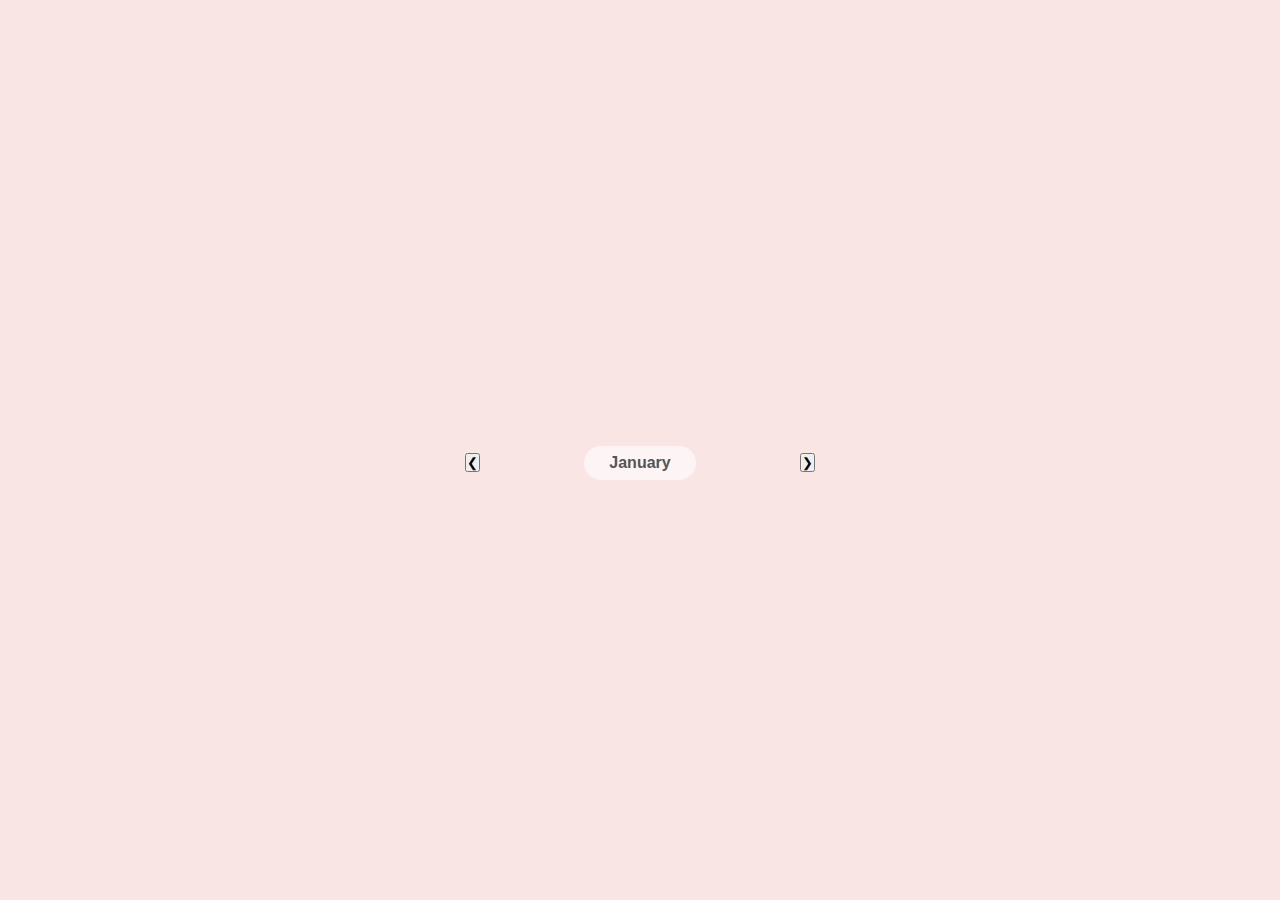
<file: calender/index.html>
<!DOCTYPE html>
<html lang="en">
<head>
    <meta charset="UTF-8">
    <meta name="viewport" content="width=device-width, initial-scale=1.0">
    <title>Day 1: Horizontal Scroll Calendar</title>
    <link rel="stylesheet" href="style.css">
</head>
<body>

    <div class="app-container">
       
        <div class="scroll-viewport" id="scrollContainer">
            
        </div>


        <div class="controls">
            <button id="prevBtn" class="nav-arrow">❮</button>
            <div id="monthIndicator">January</div>
            <button id="nextBtn" class="nav-arrow">❯</button>
        </div>
    </div>

    <script src="script.js"></script>
</body>
</html>
</file>
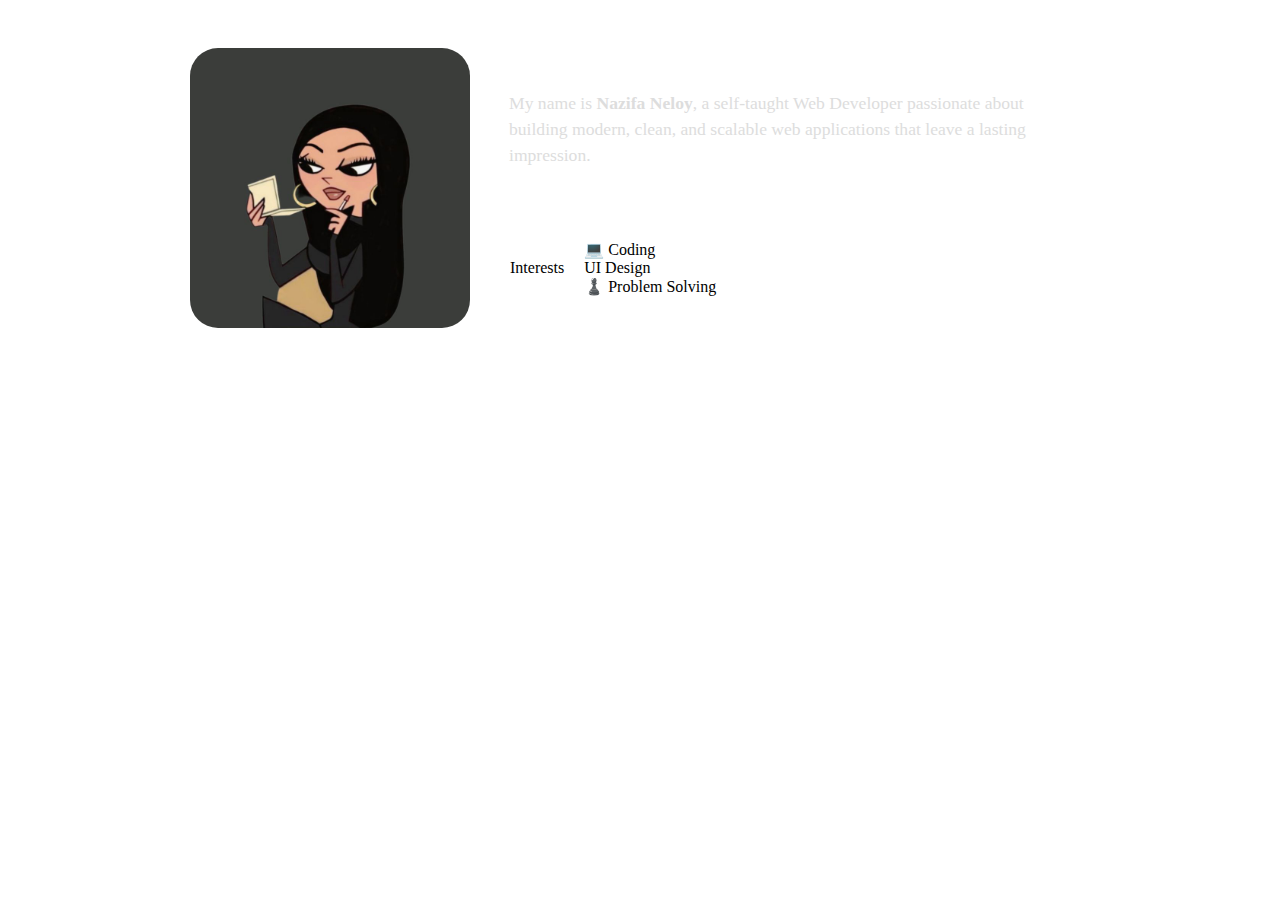
<file: cute portfolio/index.html>
<!DOCTYPE html>
<html lang="en">
<head>
    <meta charset="UTF-8">
    <meta name="viewport" content="width=device-width, initial-scale=1.0">
    <title>Nazifa Neloy | Web Developer Portfolio</title>
    <link rel="stylesheet" href="style.css">
</head>
<body>

    <div class="container">
        <header class="top-row">
            <div class="card profile-card">
                <!-- Profile Image -->
                <img src="./asset/neel_cartoon copy.jpg" alt="Nazifa Neloy">
            </div>
            <div class="bio-stack">
                <div class="card bio-card">
                    <p>My name is <strong>Nazifa Neloy</strong>, a self-taught <span>Web Developer</span> passionate about building modern, clean, and scalable web applications that leave a lasting impression.</p>
                </div>
                <div class="card interests-card">
                    <span class="section-title">Interests</span>
                    <div class="pill-group">
                        <div class="pill">💻 Coding</div>
                        <div class="pill"> UI Design</div>
                        <div class="pill">♟️ Problem Solving</div>
                    </div>
                </div>
            </div>
        </header>
</file>
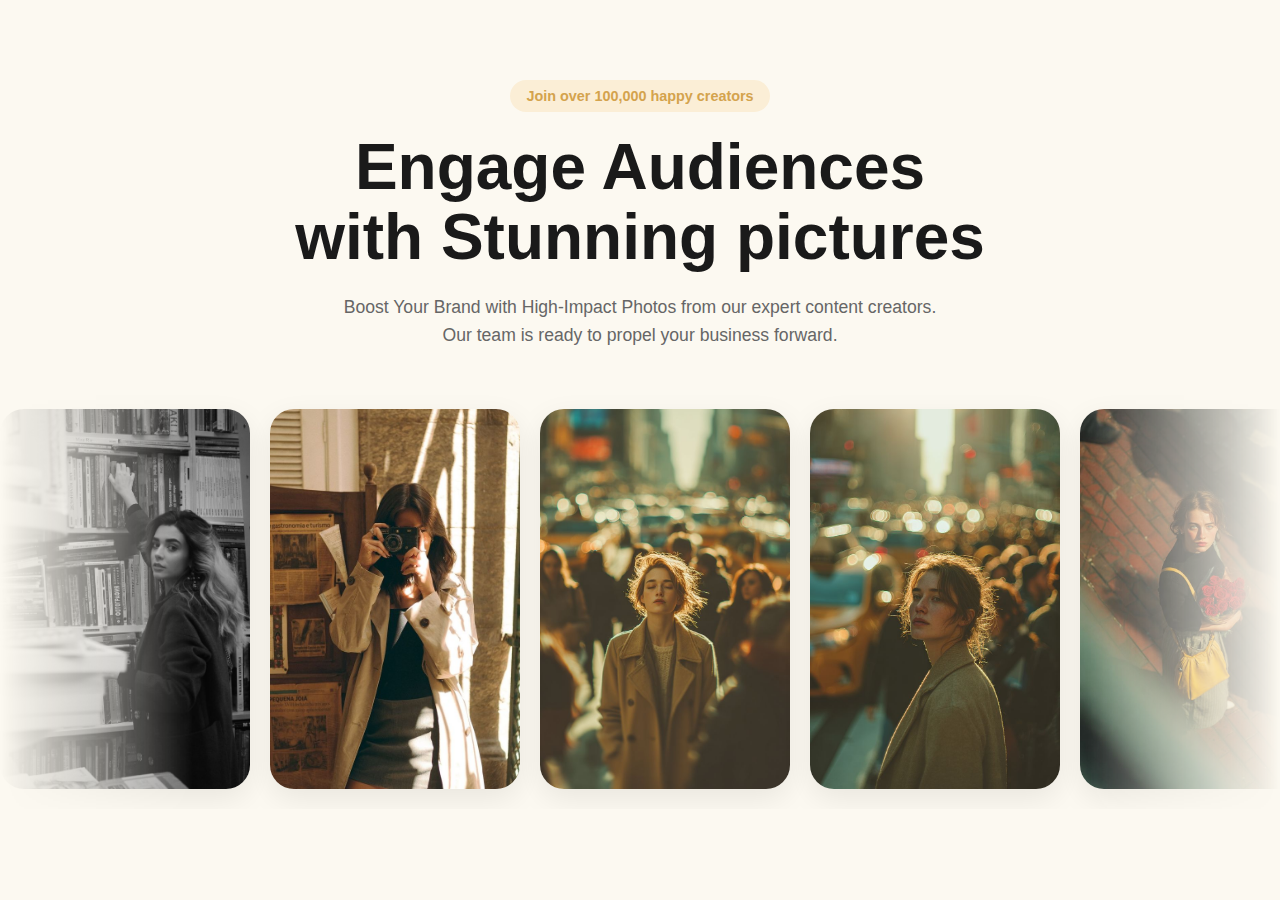
<file: Scroll_Animation/index.html>
<!DOCTYPE html>
<html lang="en">
<head>
    <meta charset="UTF-8">
    <meta name="viewport" content="width=device-width, initial-scale=1.0">
    <title>BrandLyft Hero Section</title>
    <link rel="stylesheet" href="style.css">
</head>
<body>

    <section class="hero">
        <div class="badge">Join over 100,000 happy creators</div>
        
        <h1>Engage Audiences <br> with Stunning pictures</h1>
        
        <p>Boost Your Brand with High-Impact Photos from our expert content creators. Our team is ready to propel your business forward.</p>

    
        <div class="scroll-container">
            <div class="scroll-track">
          
                <div class="card"><img src="./asset/455c8390e19b25fc34cc064c018951a5.jpg" alt="photo 1"></div>
                <div class="card"><img src="./asset/596275f5b6fb5644df37683b92654ca3.jpg" alt="photo 2"></div>
                <div class="card"><img src="./asset/6026daaef46e3ac3124352d8c3451381.jpg" alt="photo 3"></div>
                <div class="card"><img src="./asset/7cf6a76d257c5af980e795e70d080426.jpg" alt="photo 4"></div>
                <div class="card"><img src="./asset/9a66aa5e6e049096d8d63ad2d5eff6eb.jpg" alt="photo 5"></div>
                <div class="card"><img src="./asset/e017f20775c95f564d373f0d28c2628c.jpg" alt="photo 6"></div>

           
                
                <div class="card"><img src="./asset/455c8390e19b25fc34cc064c018951a5.jpg" alt="photo 1"></div>
                <div class="card"><img src="./asset/596275f5b6fb5644df37683b92654ca3.jpg" alt="photo 2"></div>
                <div class="card"><img src="./asset/6026daaef46e3ac3124352d8c3451381.jpg" alt="photo 3"></div>
                <div class="card"><img src="./asset/7cf6a76d257c5af980e795e70d080426.jpg" alt="photo 4"></div>
                <div class="card"><img src="./asset/9a66aa5e6e049096d8d63ad2d5eff6eb.jpg" alt="photo 5"></div>
                <div class="card"><img src="./asset/e017f20775c95f564d373f0d28c2628c.jpg" alt="photo 6"></div>

            </div>
        </div>

    </body>
</html>
</file>
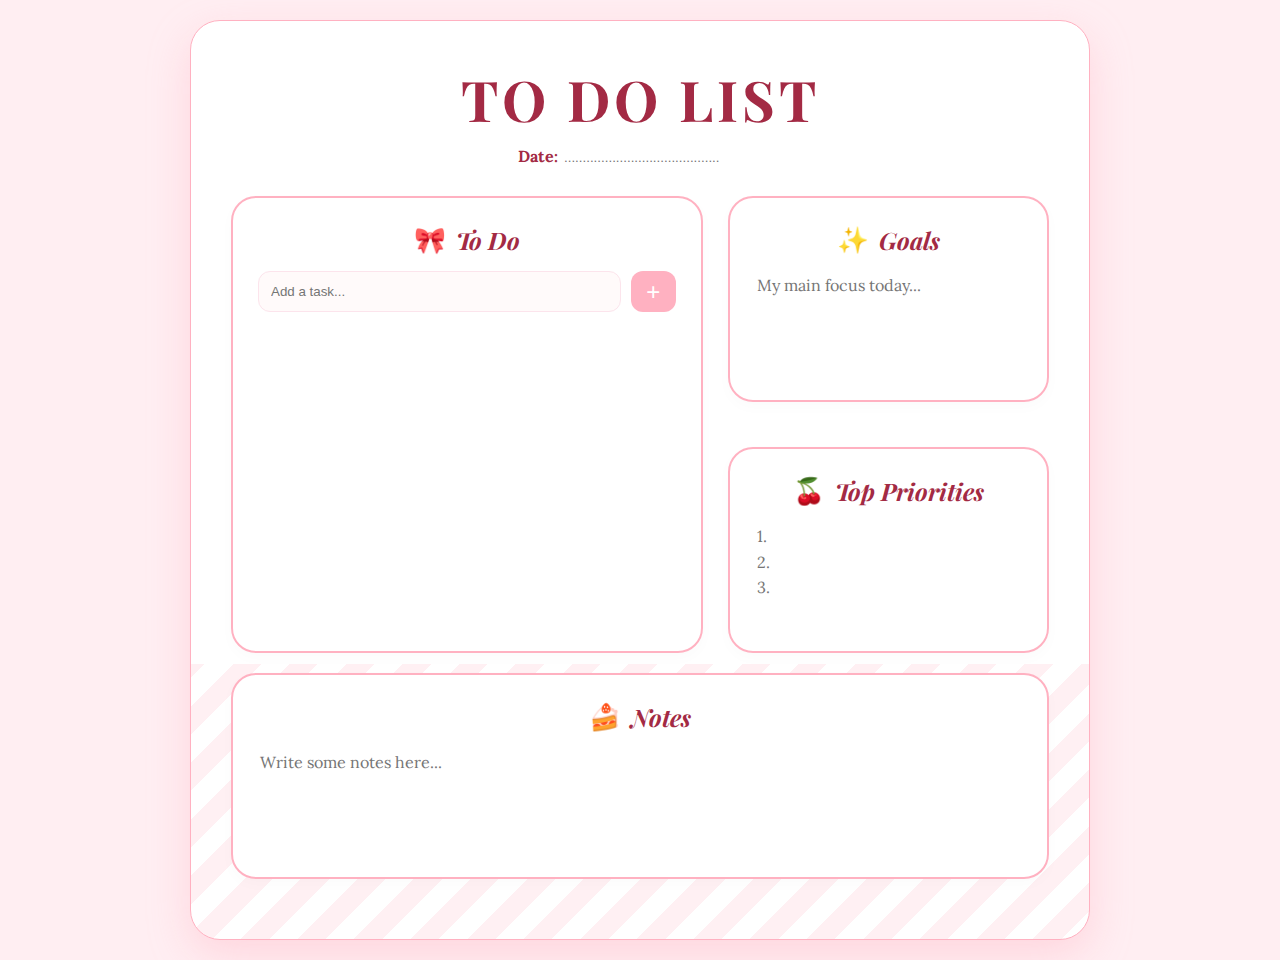
<file: ToDoList/index.html>
<!DOCTYPE html>
<html lang="en">
<head>
    <meta charset="UTF-8">
    <meta name="viewport" content="width=device-width, initial-scale=1.0">
    <title>Coquette Planner</title>
    <link rel="stylesheet" href="style.css">
    <link href="https://fonts.googleapis.com/css2?family=Playfair+Display:ital,wght@0,700;1,700&family=Lora&display=swap" rel="stylesheet">
</head>
<body>

    <div class="planner-container">
        <div class="planner-card">
            
            <header class="main-header">
                <h1>TO DO LIST</h1>
                <div class="date-row">
                    <label>Date:</label>
                    <input type="text" placeholder="..........................................">
                </div>
            </header>

            
            <div class="content-grid">
                <!-- LEFT COLUMN: TO DO -->
                <section class="section todo-box">
                    <div class="header-group">
                        <span class="icon">🎀</span>
                        <h2>To Do</h2>
                    </div>
                    
                    <div class="todo-input-row">
                        <input type="text" id="todo-input" placeholder="Add a task...">
                        <button id="add-btn">+</button>
                    </div>

                    <ul id="todo-list">
                  
                    </ul>
                </section>

                <!-- RIGHT COLUMN -->
                <div class="right-col">
                    <section class="section goals-box">
                        <div class="header-group">
                            <span class="icon">✨</span>
                            <h2>Goals</h2>
                        </div>
                        <textarea placeholder="My main focus today..."></textarea>
                    </section>

                    <section class="section priorities-box">
                        <div class="header-group">
                            <span class="icon">🍒</span>
                            <h2>Top Priorities</h2>
                        </div>
                        <textarea placeholder="1. &#10;2. &#10;3."></textarea>
                    </section>
                </div>
            </div>


            <!-- FOOTER -->
            <footer class="section notes-box">
                <div class="header-group">
                    <span class="icon">🍰</span>
                    <h2>Notes</h2>
                </div>
                <textarea placeholder="Write some notes here..."></textarea>
            </footer>
        </div>
    </div>

    <script src="script.js"></script>
</body>
</html>
</file>
<file: calender/style.css>
* {
    box-sizing: border-box;
    margin: 0;
    padding: 0;
    font-family: 'Poppins', sans-serif;
}

body {
    height: 100vh;
    display: flex;
    justify-content: center;
    align-items: center;
    background: linear-gradient(135deg, #fae5e5);
}

.app-container {
    width: 90%;
    max-width: 350px;
}

.controls {
    margin-top: 25px;
    display: flex;
    justify-content: space-between;
    align-items: center;
}


#monthIndicator {
    font-weight: 600;
    font-size: 16px;
    color: #555;
    background: rgba(255, 255, 255, 0.6);
    padding: 8px 25px;
    border-radius: 20px;
}
</file>
<file: cute portfolio/style.css>
body {
    background-color: var(--bg);
    color: var(--text-main);
    display: flex;
    justify-content: center;
    padding: 40px 20px;
}

.container {
    max-width: 900px;
    width: 100%;
    display: flex; flex-direction: column; gap: 15px;
}

.card {
    background: var(--card);
    border-radius: 28px;
    padding: 24px;
    border: 1px solid var(--border);
}

.top-row { 
    display: grid; 
    grid-template-columns: 280px 1fr;
     gap: 15px;
     }
.bio-stack { 
    display: flex; 
    flex-direction: column; 
    gap: 15px;
    font-size: medium;
 }
.profile-card { 
    padding: 0; 
    overflow: hidden;
     height: 280px;
     }
.profile-card img { 
    width: 100%;
    height: 100%; 
    object-fit: cover;
}

.bio-card p { 
    font-size: 1.1rem; 
    line-height: 1.5; 
    color: #ddd; 
}
.bio-card span { 
    color: var(--text-dim); 
}

.interests-card { 
    display: flex; 
    align-items: center; 
    gap: 20px; 
    padding: 15px 25px; 
}
</file>
<file: Scroll_Animation/style.css>
/* Basic Setup */
        :root {
            --bg-color: #fcf9f1;
            --text-dark: #1a1a1a;
            --accent-coral: #ff8a7a;
            --card-width: 250px;
            --card-height: 380px;
            --gap: 20px;
            --scroll-speed: 30s;
        }

        * {
            margin: 0;
            padding: 0;
            box-sizing: border-box;
            font-family: 'Segoe UI', Tahoma, Geneva, Verdana, sans-serif;
        }

        body {
            background-color: var(--bg-color);
            color: var(--text-dark);
            overflow-x: hidden;
        }

    
    
    /* Hero Section */
        .hero {
            display: flex;
            flex-direction: column;
            align-items: center;
            text-align: center;
            padding: 80px 20px;
        }

        .badge {
            background-color: #fbeed6;
            padding: 8px 16px;
            border-radius: 20px;
            font-size: 0.9rem;
            font-weight: 600;
            color: #d4a34d;
            margin-bottom: 20px;
        }

        h1 {
            font-size: clamp(2.5rem, 5vw, 4rem);
            line-height: 1.1;
            margin-bottom: 20px;
            max-width: 800px;
        }

        p {
            font-size: 1.1rem;
            color: #666;
            max-width: 600px;
            margin-bottom: 40px;
            line-height: 1.6;
        }

          /*  Scroll Section */
        .scroll-container {
            width: 100vw;
            overflow: hidden;
            position: relative;
            mask-image: linear-gradient(to right, transparent, black 15%, black 85%, transparent);
            -webkit-mask-image: linear-gradient(to right, transparent, black 15%, black 85%, transparent);
        }

        .scroll-track {
            display: flex;
            width: max-content; 
            gap: var(--gap);
            animation: scroll var(--scroll-speed) linear infinite;
            padding: 20px 0;
        }

        .scroll-container:hover .scroll-track {
            animation-play-state: paused;
        }

        .card {
            width: var(--card-width);
            height: var(--card-height);
            border-radius: 24px;
            overflow: hidden;
            flex-shrink: 0; 
            box-shadow: 0 10px 30px rgba(0,0,0,0.08);
            transition: transform 0.3s ease;
        }

        .card:hover {
            transform: translateY(-10px);
        }

        .card img {
            width: 100%;
            height: 100%;
            object-fit: cover;
        }
</file>
<file: ToDoList/style.css>
* { 
    box-sizing: border-box; 
}

body {
    background-color: #ffeef2;
    font-family: 'Lora', serif;
    margin: 0;
    padding: 20px;
    display: flex;
    justify-content: center;
}

.planner-container {
    width: 100%;
    max-width: 900px;
}

.planner-card {
    background: white;
    border-radius: 30px;
    padding: 40px;
    box-shadow: 0 15px 40px rgba(255, 177, 193, 0.4);
    position: relative;
    border: 1px solid #ffb1c1;
    background-image: repeating-linear-gradient(
        -45deg,
        transparent,
        transparent 20px,
        #fff0f3 20px,
        #fff0f3 40px
    );
    background-size: 100% 30%;
    background-repeat: no-repeat;
    background-position: bottom;
}

.main-header {
    text-align: center;
    margin-bottom: 30px;
}

h1 {
    font-family: 'Playfair Display', serif;
    font-size: clamp(2rem, 8vw, 3.5rem);
    color: #a32a44;
    letter-spacing: 4px;
    margin: 0;
}

.date-row {
    color: #a32a44;
    margin-top: 10px;
    font-weight: bold;
}

.date-row input {
    border: none;
    background: transparent;
    outline: none;
    width: 200px;
}


.header-group {
    display: flex;
    align-items: center;
    justify-content: center;
    gap: 10px;
    margin-bottom: 15px;
}

h2 {
    font-family: 'Playfair Display', serif;
    font-style: italic;
    color: #a32a44;
    margin: 0;
    font-size: 1.5rem;
}

.icon { 
    font-size: 1.6rem; 
}

/* Box  */
.section {
    background: white;
    border: 2px solid #ffb1c1;
    border-radius: 25px;
    padding: 25px;
    margin-bottom: 20px;
    box-shadow: 0 5px 15px rgba(0,0,0,0.02);
}


.content-grid {
    display: flex;
    flex-direction: column;
    gap: 25px;
}

.right-col {
    display: flex;
    flex-direction: column;
    gap: 25px;
}

/* Inputs & Textareas */
textarea {
    width: 100%;
    min-height: 100px;
    border: none;
    resize: none;
    outline: none;
    font-family: 'Lora', serif;
    font-size: 1rem;
    line-height: 1.6;
    color: #555;
}


.todo-input-row {
    display: flex;
    gap: 10px;
    margin-bottom: 20px;
}

#todo-input {
    flex: 1;
    padding: 12px;
    border-radius: 12px;
    border: 1px solid #fce4ec;
    background: #fffafa;
}

#add-btn {
    background: #ffb1c1;
    color: white;
    border: none;
    width: 45px;
    border-radius: 12px;
    font-size: 1.5rem;
    cursor: pointer;
    transition: 0.2s;
}

#add-btn:hover { 
    background: #a32a44; 
}

#todo-list {
    list-style: none;
    padding: 0;
}

#todo-list li {
    padding: 12px;
    display: flex;
    align-items: center;
    gap: 15px;
    border-bottom: 1px solid #fff0f3;
    transition: 0.3s;
}


.check-circle {
    width: 22px;
    height: 22px;
    border: 2px solid #ffb1c1;
    border-radius: 50%;
    cursor: pointer;
    flex-shrink: 0;
}

.completed .check-circle {
    background: #ffb1c1;
}

.completed span {
    text-decoration: line-through;
    opacity: 0.6;
}


@media (min-width: 768px) {
    .content-grid {
        flex-direction: row;
    }
    
    .todo-box { 
        flex: 1.3; 
    }

    .right-col { 
        flex: 1; 
    }

    .priorities-box { 
        min-height: 200px; 
    }

    .notes-box { 
        min-height: 150px; 
    }
}
</file>
